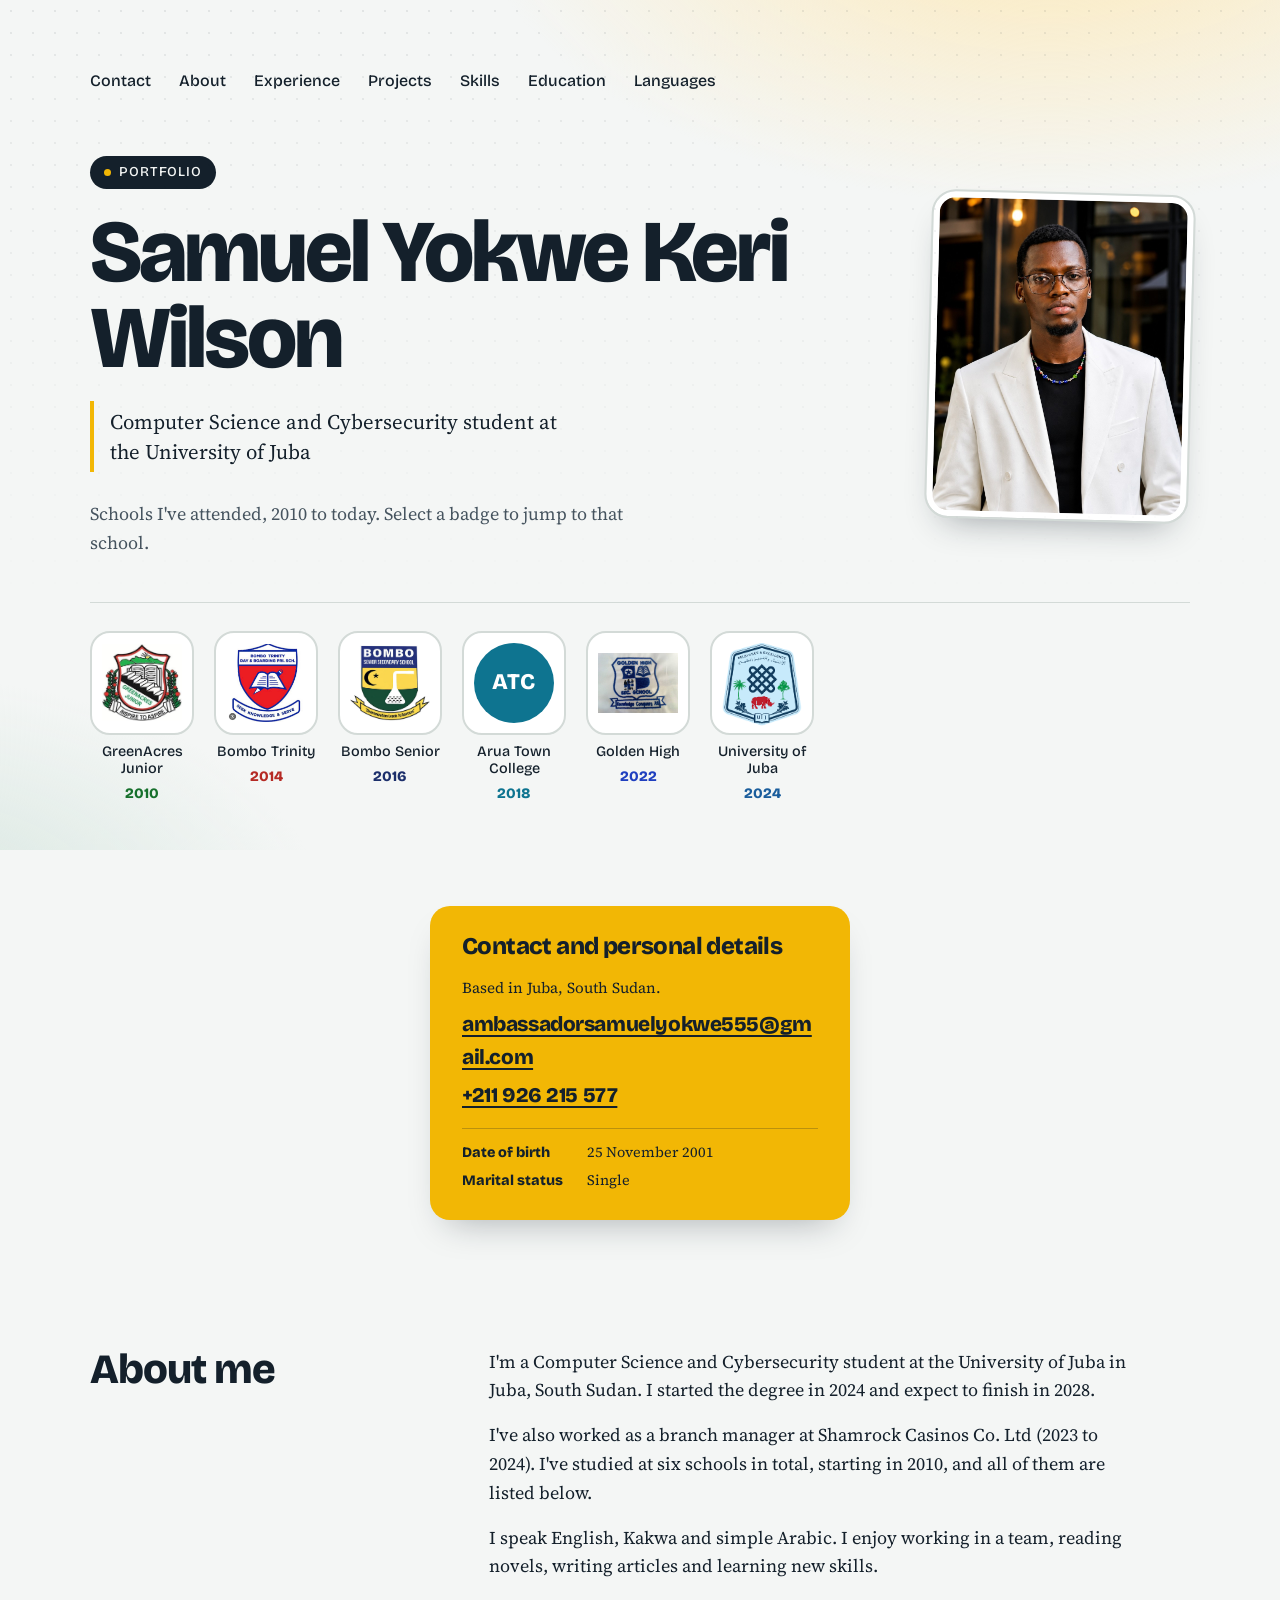
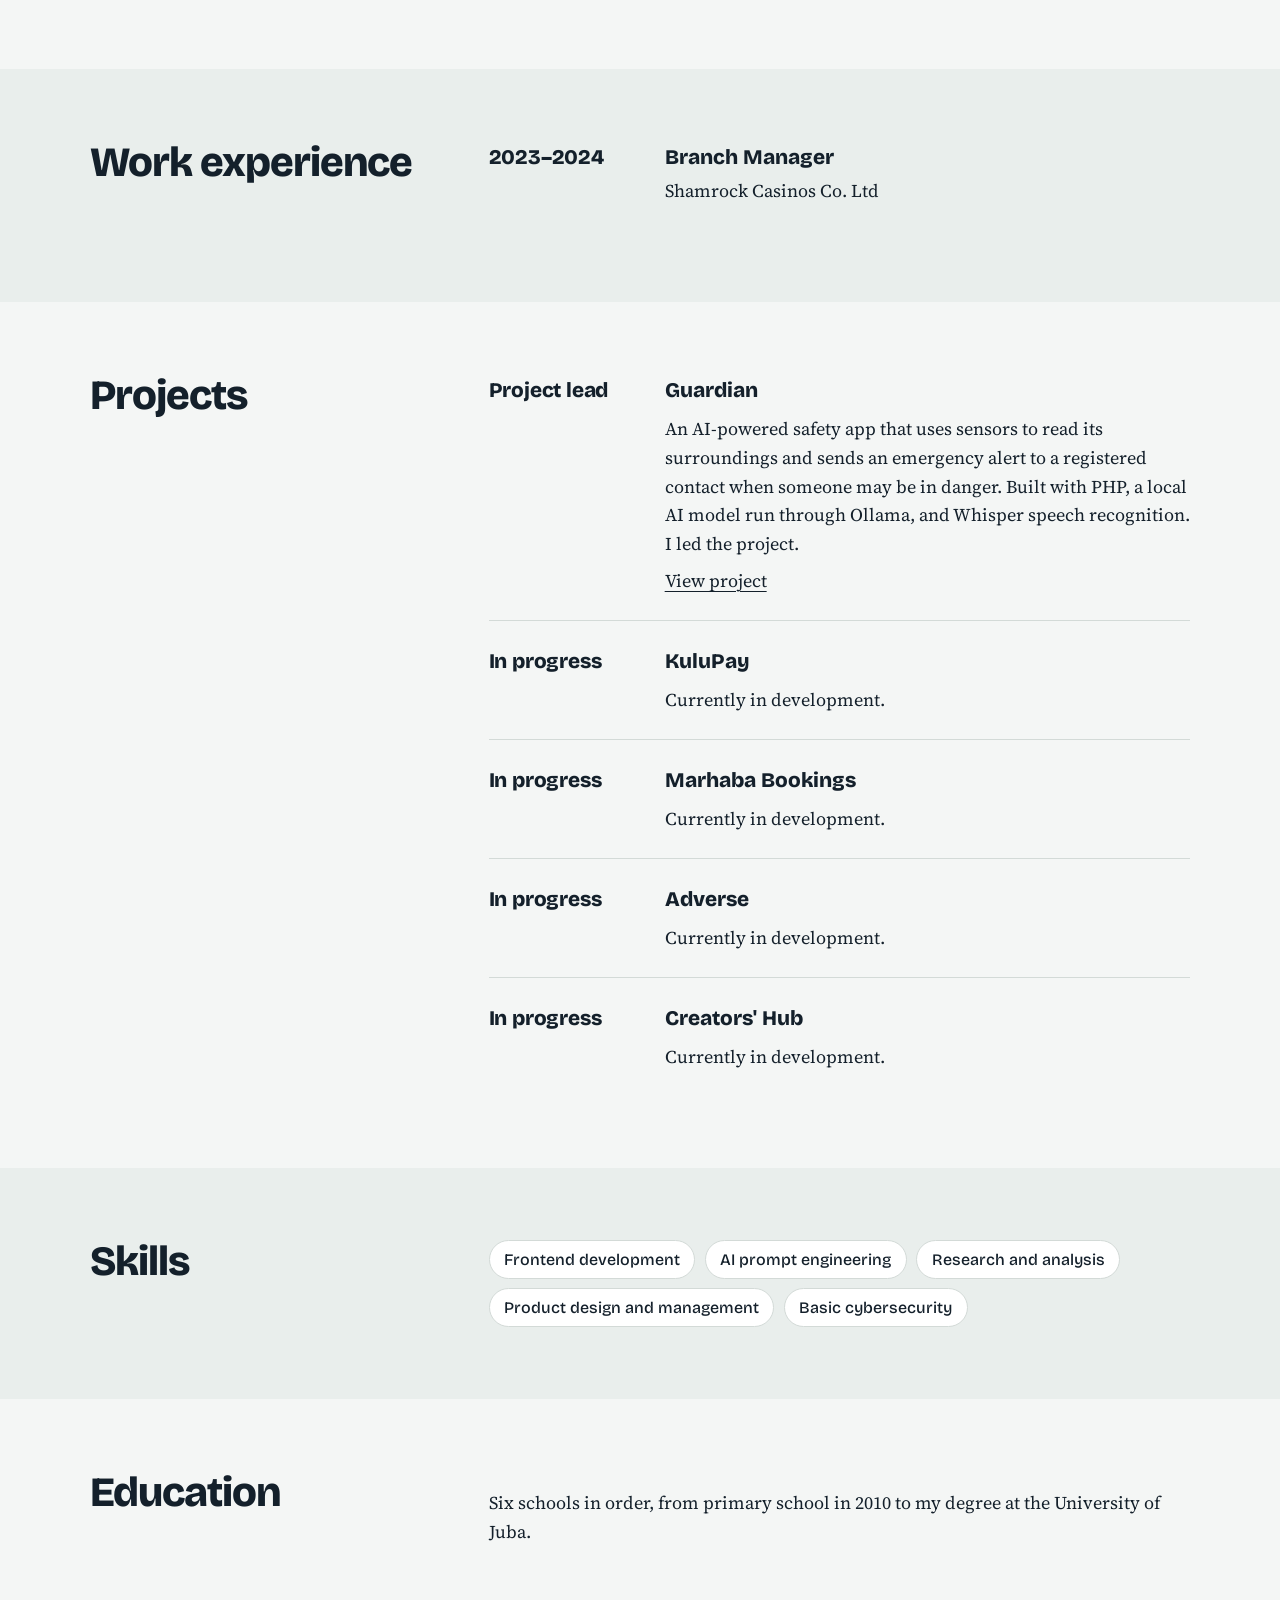
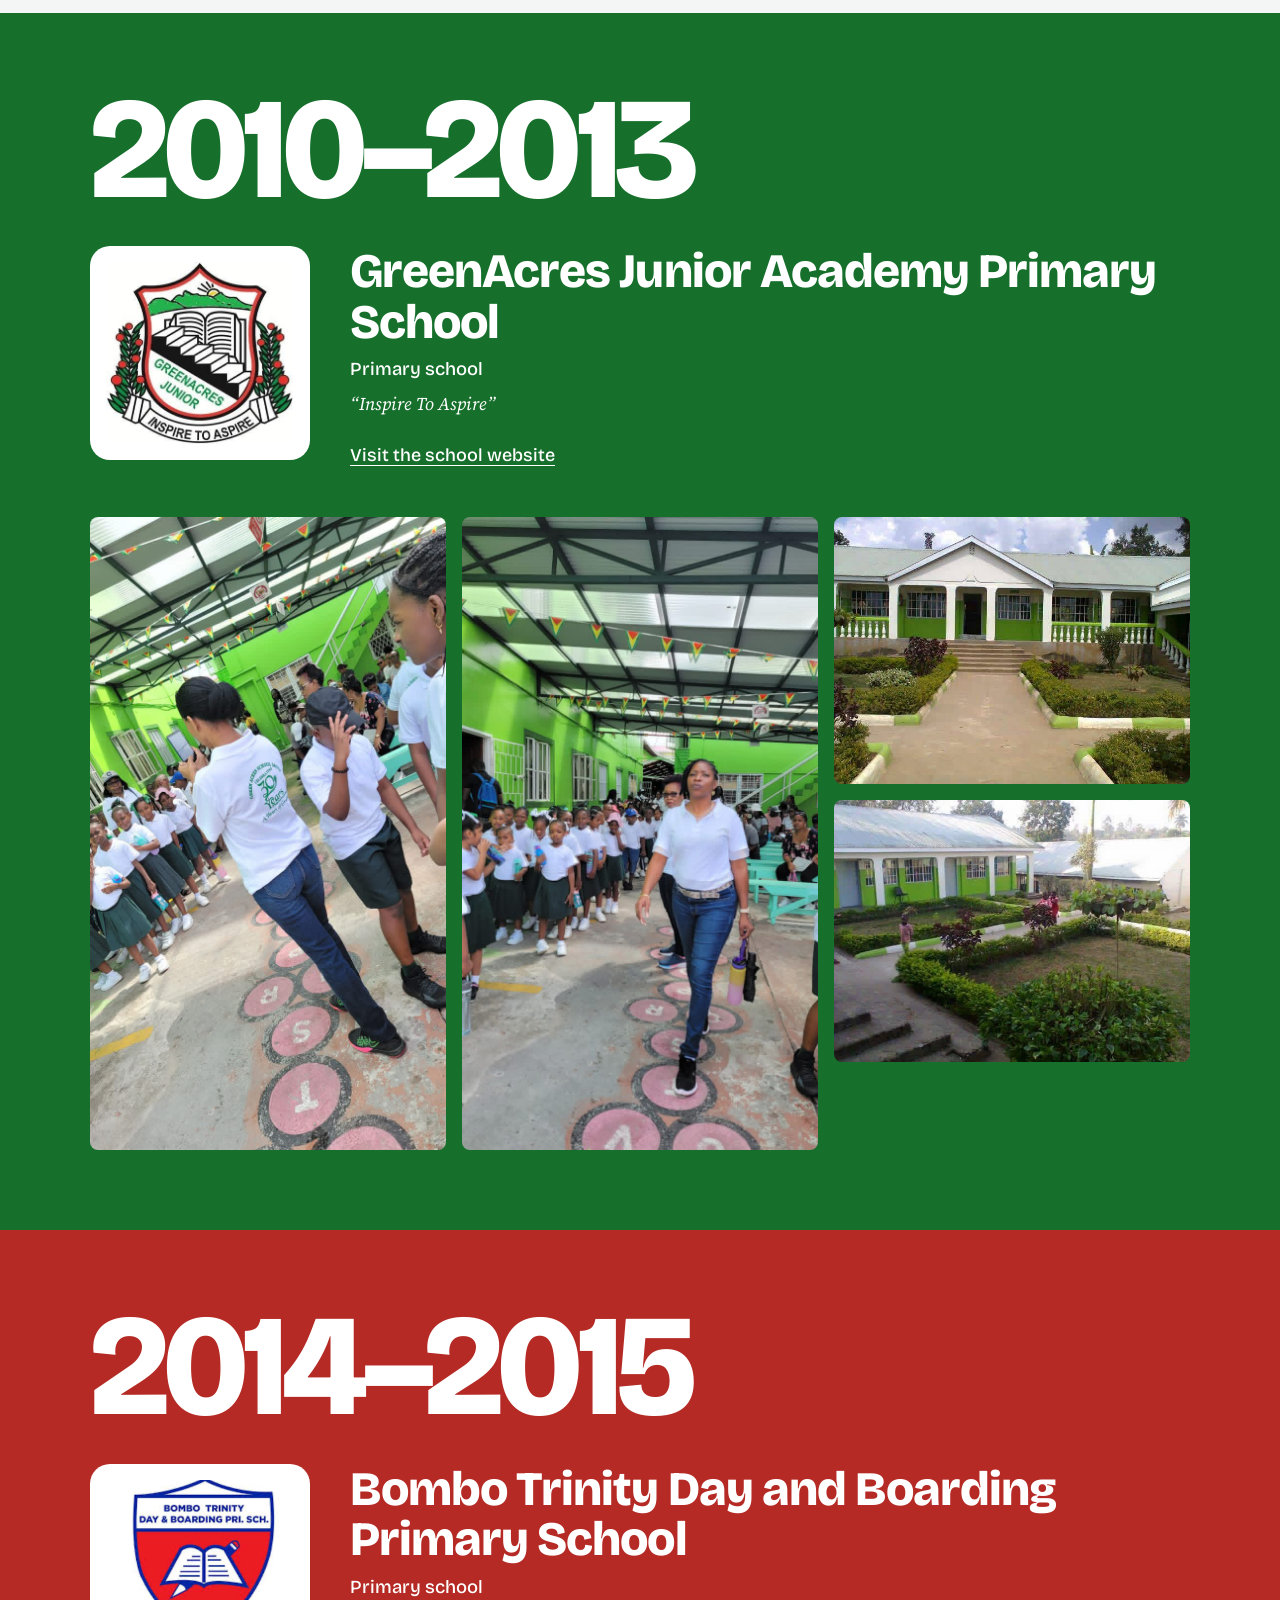
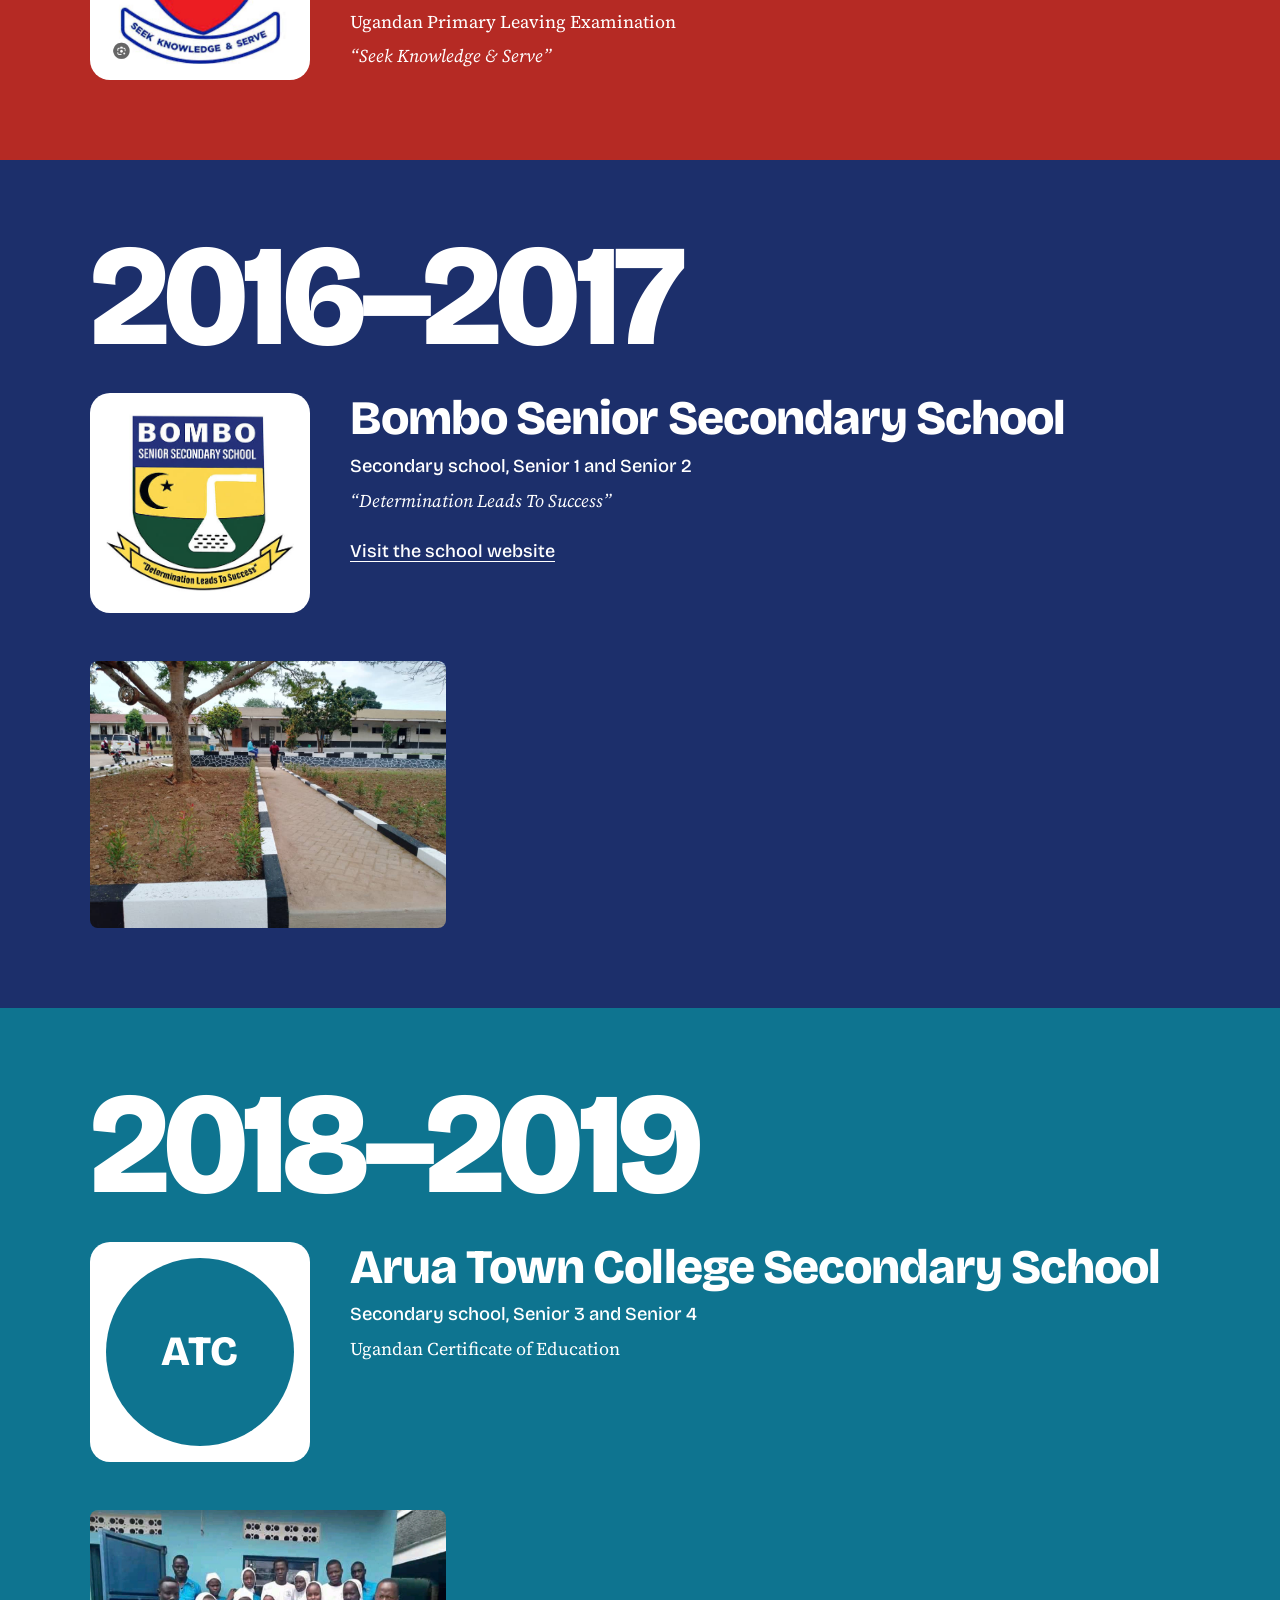
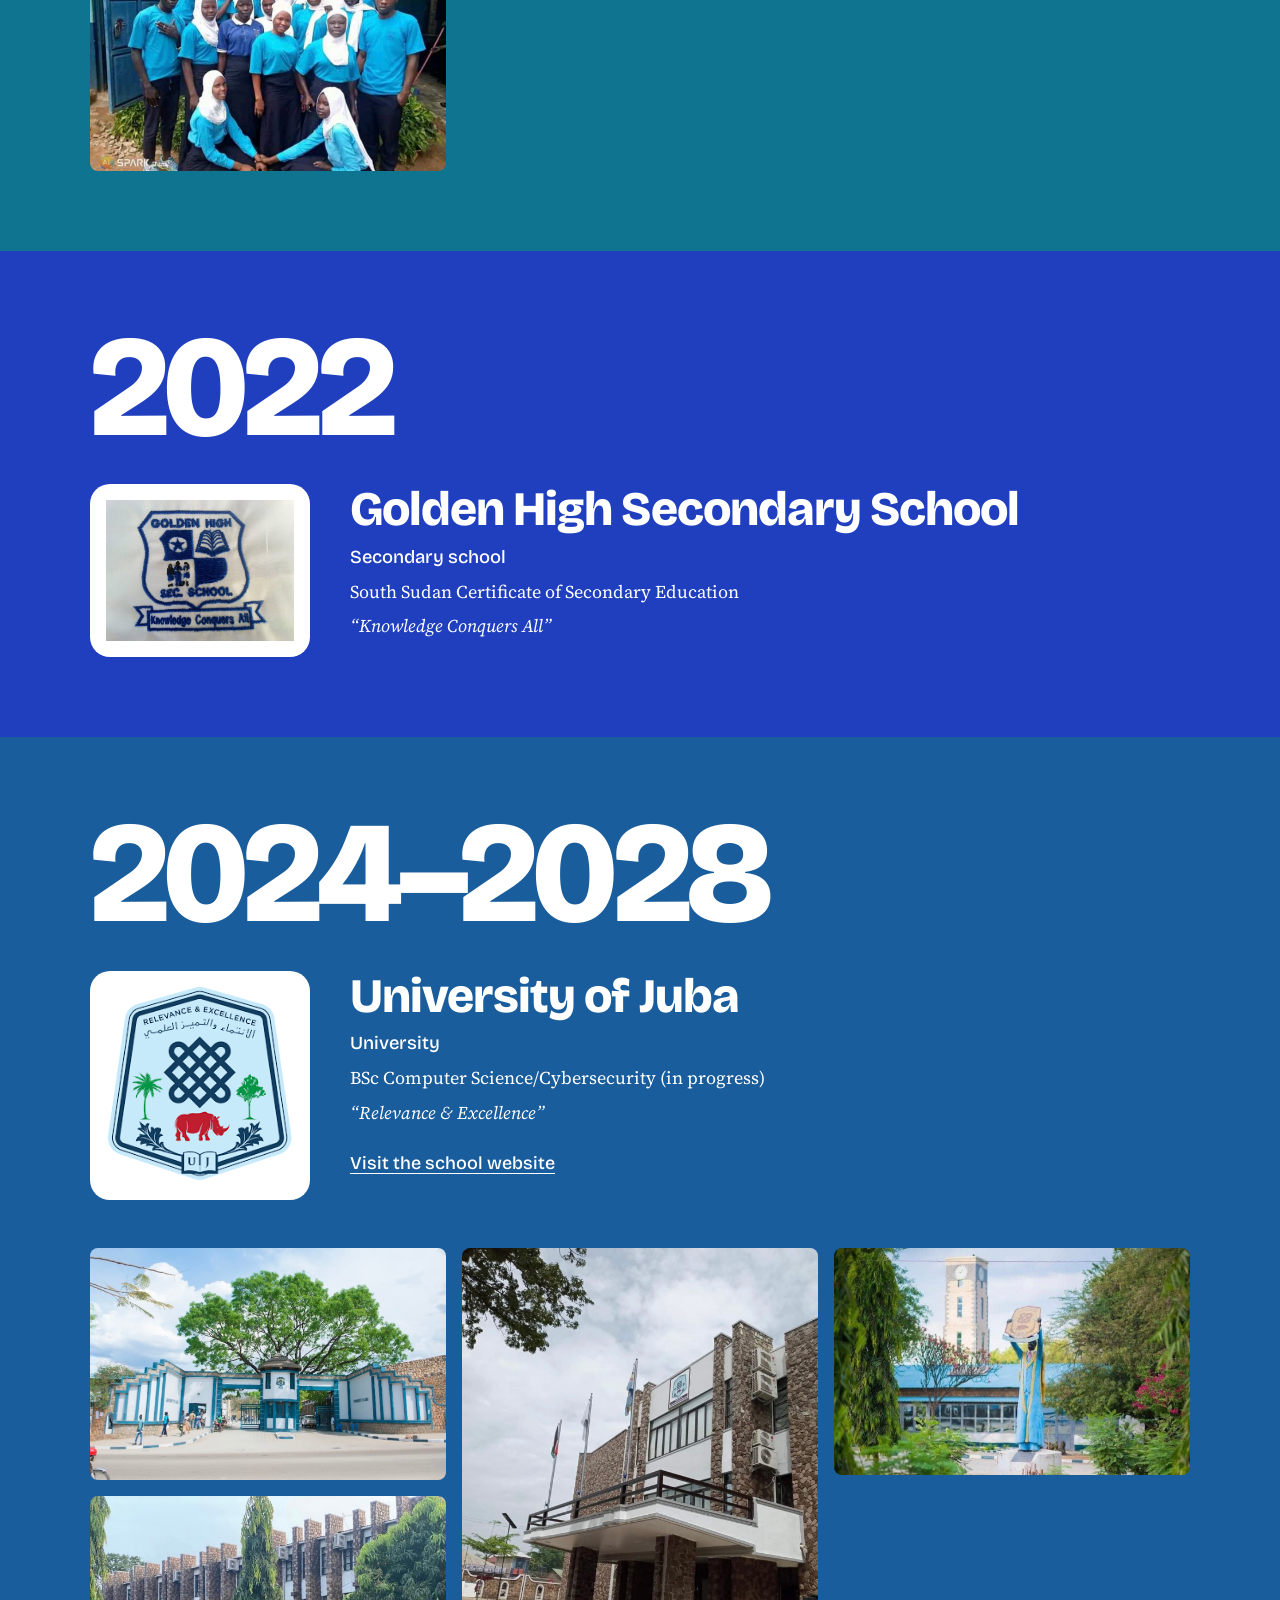
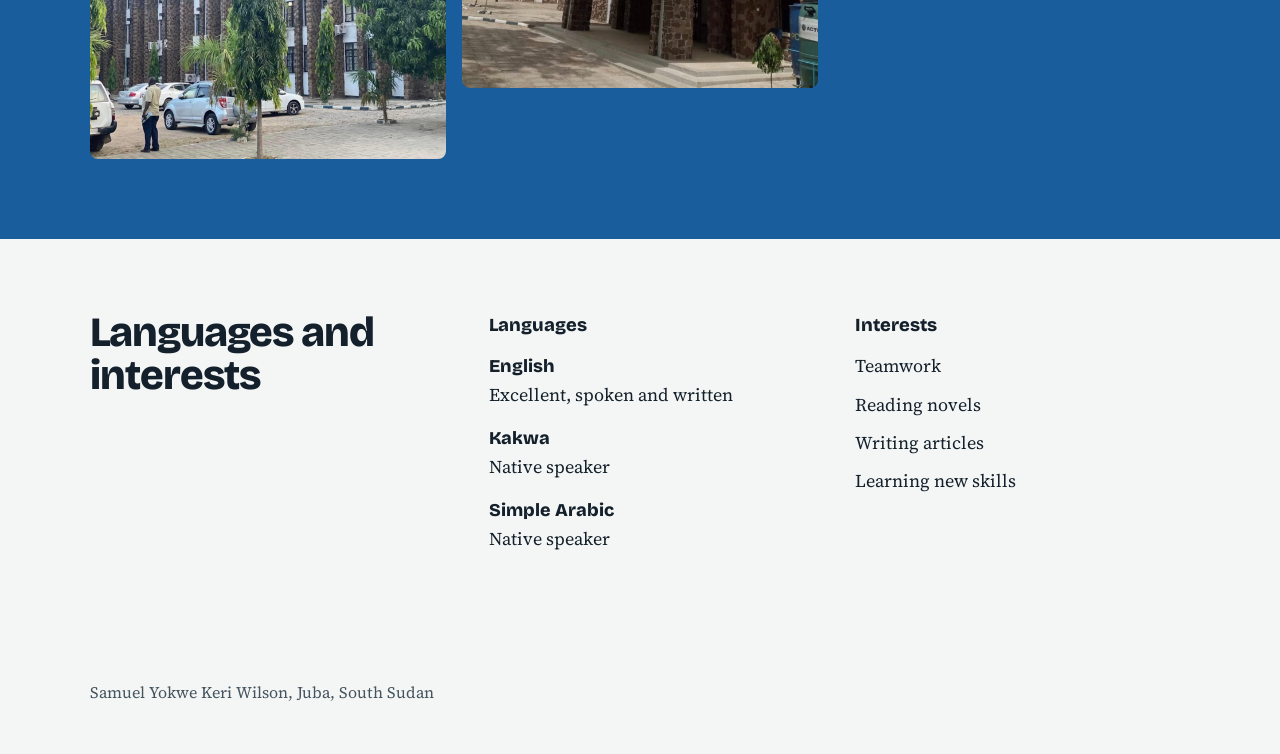
<file: index.html>
<!doctype html>
<html lang="en">
<head>
  <meta charset="utf-8">
  <meta name="viewport" content="width=device-width, initial-scale=1">
  <title>Samuel Yokwe – Computer Science and Cybersecurity student, Juba</title>
  <meta name="description" content="Portfolio of Samuel Yokwe Keri Wilson: Computer Science and Cybersecurity student at the University of Juba, with work experience, languages and every school attended since 2010.">
  <link rel="preconnect" href="https://fonts.googleapis.com">
  <link rel="preconnect" href="https://fonts.gstatic.com" crossorigin>
  <link href="https://fonts.googleapis.com/css2?family=Bricolage+Grotesque:opsz,wght@12..96,500;12..96,800&family=Source+Serif+4:ital,wght@0,400;0,600;1,400&display=swap" rel="stylesheet">
  <link rel="stylesheet" href="assets/style.css">
</head>
<body>
  <header class="hero">
    <div class="hero__inner">
      <nav class="topnav" aria-label="Sections">
        <a href="#contact">Contact</a>
        <a href="#about">About</a>
        <a href="#experience">Experience</a>
        <a href="#projects" id="nav-projects" hidden>Projects</a>
        <a href="#skills" id="nav-skills" hidden>Skills</a>
        <a href="#education">Education</a>
        <a href="#languages">Languages</a>
      </nav>
      <div class="hero__grid">
        <div class="hero__text">
          <p class="hero__eyebrow">Portfolio</p>
          <h1 id="name">Samuel Yokwe</h1>
          <p class="hero__title" id="title"></p>
          <p class="hero__lede">Schools I've attended, 2010 to today. Select a badge to jump to that school.</p>
        </div>
        <div class="hero__photo" id="hero-photo" hidden>
          <img id="hero-photo-img" alt="">
        </div>
      </div>
      <nav class="badges" id="badges" aria-label="Schools"></nav>
    </div>
  </header>

  <main>
    <p class="status" id="status">Loading…</p>

    <section class="block block--contact" id="contact" hidden>
      <div class="block__inner">
        <h2 class="block__title">Contact and personal details</h2>
        <div class="block__body">
          <p id="contact-location"></p>
          <a class="contact__mail" id="contact-mail" href="#"></a>
          <a class="contact__phone" id="contact-phone" href="#" hidden></a>
          <dl class="details" id="contact-details" hidden></dl>
        </div>
      </div>
    </section>

    <section class="block" id="about" hidden>
      <div class="block__inner">
        <h2 class="block__title">About me</h2>
        <div class="block__body prose" id="about-body"></div>
      </div>
    </section>

    <section class="block block--tint" id="experience" hidden>
      <div class="block__inner">
        <h2 class="block__title">Work experience</h2>
        <div class="block__body" id="experience-body"></div>
      </div>
    </section>

    <section class="block" id="projects" hidden>
      <div class="block__inner">
        <h2 class="block__title">Projects</h2>
        <div class="block__body" id="projects-body"></div>
      </div>
    </section>

    <section class="block block--tint" id="skills" hidden>
      <div class="block__inner">
        <h2 class="block__title">Skills</h2>
        <div class="block__body" id="skills-body"></div>
      </div>
    </section>

    <section id="education" hidden>
      <div class="block block--intro">
        <div class="block__inner">
          <h2 class="block__title">Education</h2>
          <p class="block__body">Six schools in order, from primary school in 2010 to my degree at the University of Juba.</p>
        </div>
      </div>
      <div id="schools"></div>
    </section>

    <section class="block" id="languages" hidden>
      <div class="block__inner">
        <h2 class="block__title">Languages and interests</h2>
        <div class="block__body two-col">
          <div>
            <h3>Languages</h3>
            <dl class="langs" id="languages-body"></dl>
          </div>
          <div>
            <h3>Interests</h3>
            <ul class="interests" id="interests-body"></ul>
          </div>
        </div>
      </div>
    </section>

  </main>

  <footer class="footer">
    <p id="footer-name"></p>
  </footer>

  <dialog class="lightbox" id="lightbox" aria-label="Photo viewer">
    <button class="lightbox__close" type="button" id="lb-close" aria-label="Close photo">Close</button>
    <button class="lightbox__nav lightbox__prev" type="button" id="lb-prev" aria-label="Previous photo">Previous</button>
    <figure>
      <img id="lb-img" alt="">
      <figcaption id="lb-cap"></figcaption>
    </figure>
    <button class="lightbox__nav lightbox__next" type="button" id="lb-next" aria-label="Next photo">Next</button>
  </dialog>

  <script src="assets/app.js"></script>
</body>
</html>
</file>
<file: assets/style.css>
:root {
  --ink: #14202b;
  --paper: #f4f6f5;
  --line: #d3dad7;
  --plate: #ffffff;
  --display: "Bricolage Grotesque", "Helvetica Neue", Arial, sans-serif;
  --text: "Source Serif 4", Georgia, "Times New Roman", serif;
}

* { box-sizing: border-box; }

html { scroll-behavior: smooth; }

body {
  margin: 0;
  background: var(--paper);
  color: var(--ink);
  font-family: var(--text);
  font-size: 1.125rem;
  line-height: 1.6;
}

img { display: block; max-width: 100%; }

a { color: inherit; }

:focus-visible {
  outline: 3px solid #f2b705;
  outline-offset: 3px;
}

/* ---------- Hero ---------- */

.hero {
  position: relative;
  padding: 4rem 1.5rem 3rem;
  overflow: hidden;
  background:
    radial-gradient(60rem 32rem at 82% -12%, #fde9b8 0%, rgba(253, 233, 184, 0) 60%),
    radial-gradient(46rem 26rem at -8% 108%, #d6e6df 0%, rgba(214, 230, 223, 0) 58%),
    var(--paper);
}

.hero::after {
  content: "";
  position: absolute;
  inset: 0;
  background-image: radial-gradient(rgba(20, 32, 43, 0.08) 1.4px, transparent 1.4px);
  background-size: 22px 22px;
  -webkit-mask-image: linear-gradient(to bottom, black, transparent 72%);
  mask-image: linear-gradient(to bottom, black, transparent 72%);
  pointer-events: none;
}

.hero__inner { position: relative; max-width: 1100px; margin: 0 auto; }

.hero__grid {
  display: grid;
  grid-template-columns: 1fr auto;
  gap: 2.5rem;
  align-items: center;
}

.hero__eyebrow {
  display: inline-flex;
  align-items: center;
  gap: 0.5rem;
  margin: 0 0 1.25rem;
  padding: 0.35rem 0.9rem;
  background: var(--ink);
  color: var(--paper);
  border-radius: 999px;
  font-family: var(--display);
  font-weight: 500;
  font-size: 0.85rem;
  letter-spacing: 0.06em;
  text-transform: uppercase;
}

.hero__eyebrow::before {
  content: "";
  width: 7px;
  height: 7px;
  border-radius: 50%;
  background: #f2b705;
}

.hero h1 {
  margin: 0;
  font-family: var(--display);
  font-weight: 800;
  font-size: clamp(2.6rem, 7vw, 5.5rem);
  line-height: 0.98;
  letter-spacing: -0.035em;
}

.hero__title {
  display: inline-block;
  margin: 1.25rem 0 0;
  padding: 0.4rem 0 0.4rem 1rem;
  border-left: 4px solid #f2b705;
  max-width: 30rem;
  font-size: 1.3rem;
  line-height: 1.4;
}

.hero__lede {
  margin: 1.75rem 0 0;
  max-width: 34rem;
  color: #46545f;
}

.hero__photo {
  justify-self: end;
  width: clamp(160px, 22vw, 260px);
  aspect-ratio: 4 / 5;
  border-radius: 22px;
  overflow: hidden;
  background: var(--plate);
  border: 6px solid var(--plate);
  outline: 2px solid var(--line);
  box-shadow: 0 18px 36px -18px rgba(20, 32, 43, 0.45);
  transform: rotate(1.5deg);
}

.hero__photo img {
  width: 100%;
  height: 100%;
  object-fit: cover;
}

.badges {
  display: flex;
  flex-wrap: wrap;
  gap: 1rem 1.25rem;
  margin-top: 2.75rem;
  padding-top: 1.75rem;
  border-top: 1px solid var(--line);
}

.badge-link {
  display: flex;
  flex-direction: column;
  align-items: center;
  gap: 0.5rem;
  width: 104px;
  text-decoration: none;
  font-family: var(--display);
  font-weight: 500;
  font-size: 0.9rem;
  line-height: 1.2;
  text-align: center;
}

.badge-link__plate {
  display: grid;
  place-items: center;
  width: 104px;
  height: 104px;
  padding: 10px;
  background: var(--plate);
  border: 2px solid var(--line);
  border-radius: 20px;
  transition: border-color 0.15s, transform 0.15s;
}

.badge-link:hover .badge-link__plate { border-color: var(--accent); transform: translateY(-3px); }

.badge-link__plate img { max-height: 100%; object-fit: contain; }

.badge-link__year { font-weight: 800; color: var(--accent); }

.initials {
  display: grid;
  place-items: center;
  width: 100%;
  aspect-ratio: 1;
  border-radius: 50%;
  background: var(--accent);
  color: #fff;
  font-family: var(--display);
  font-weight: 800;
  letter-spacing: 0.02em;
}

.badge-link .initials { font-size: 1.4rem; }

/* ---------- School sections ---------- */

.school {
  background: var(--accent);
  color: #fff;
  padding: 4.5rem 1.5rem 5rem;
  scroll-margin-top: 0;
}

.school__inner { max-width: 1100px; margin: 0 auto; }

.school__years {
  margin: 0 0 2rem;
  font-family: var(--display);
  font-weight: 800;
  font-size: clamp(3.5rem, 12vw, 9rem);
  line-height: 0.9;
  letter-spacing: -0.04em;
}

.school__head {
  display: grid;
  grid-template-columns: 220px 1fr;
  gap: 2.5rem;
  align-items: start;
}

.plate {
  background: var(--plate);
  border-radius: 20px;
  padding: 16px;
  color: var(--accent);
}

.plate img {
  width: 100%;
  max-height: 260px;
  object-fit: contain;
}

.plate .initials { font-size: 2.6rem; }

.school h2 {
  margin: 0 0 0.5rem;
  font-family: var(--display);
  font-weight: 800;
  font-size: clamp(1.8rem, 4vw, 3rem);
  line-height: 1.05;
  letter-spacing: -0.02em;
}

.school__text p { margin: 0.35rem 0; max-width: 40rem; }

.school__level { font-family: var(--display); font-weight: 500; font-size: 1.15rem; }

.school__motto { font-style: italic; }

.school__link {
  display: inline-block;
  margin-top: 1rem;
  font-family: var(--display);
  font-weight: 500;
  text-underline-offset: 4px;
}

/* ---------- Gallery ---------- */

.gallery {
  margin-top: 3rem;
  column-count: 1;
  column-gap: 1rem;
}

@media (min-width: 560px) { .gallery { column-count: 2; } }
@media (min-width: 900px) { .gallery { column-count: 3; } }

.gallery__item {
  display: block;
  width: 100%;
  margin: 0 0 1rem;
  padding: 0;
  border: 0;
  border-radius: 8px;
  overflow: hidden;
  background: rgba(255, 255, 255, 0.15);
  cursor: zoom-in;
  break-inside: avoid;
}

.gallery__item img { width: 100%; height: auto; }

.gallery__item:hover img { filter: brightness(1.06); }

/* ---------- Footer, status ---------- */

.status { padding: 3rem 1.5rem; max-width: 1100px; margin: 0 auto; }

.footer { padding: 2.5rem 1.5rem 3rem; }

.footer p { max-width: 1100px; margin: 0 auto; font-size: 1rem; color: #46545f; }

/* ---------- Lightbox ---------- */

.lightbox {
  width: 100vw;
  max-width: 100vw;
  height: 100vh;
  max-height: 100vh;
  margin: 0;
  padding: 0;
  border: 0;
  background: rgba(10, 16, 22, 0.94);
  color: #fff;
}

.lightbox:not([open]) { display: none; }

.lightbox[open] {
  display: grid;
  grid-template-columns: auto 1fr auto;
  align-items: center;
  gap: 1rem;
  padding: 3.5rem 1rem 1.5rem;
}

.lightbox figure { margin: 0; display: grid; justify-items: center; gap: 0.75rem; min-width: 0; }

.lightbox img { max-height: calc(100vh - 9rem); width: auto; max-width: 100%; border-radius: 6px; }

.lightbox figcaption { font-size: 1rem; text-align: center; max-width: 40rem; }

.lightbox button {
  font-family: var(--display);
  font-weight: 500;
  font-size: 1rem;
  color: #fff;
  background: rgba(255, 255, 255, 0.14);
  border: 1px solid rgba(255, 255, 255, 0.4);
  border-radius: 999px;
  padding: 0.6rem 1.1rem;
  cursor: pointer;
}

.lightbox button:hover { background: rgba(255, 255, 255, 0.28); }

.lightbox__close { position: absolute; top: 1rem; right: 1rem; }

.lightbox__nav[hidden] { visibility: hidden; display: block; }

/* ---------- Small screens ---------- */

@media (prefers-reduced-motion: reduce) {
  html { scroll-behavior: auto; }
  .badge-link__plate { transition: none; }
}


/* ---------- Personal portfolio sections ---------- */

.topnav {
  display: flex;
  flex-wrap: wrap;
  gap: 0.5rem 1.75rem;
  margin: 0 0 3.5rem;
  font-family: var(--display);
  font-weight: 500;
  font-size: 1rem;
}

.topnav a { text-decoration: none; padding: 0.25rem 0; border-bottom: 2px solid transparent; }
.topnav a:hover { border-bottom-color: var(--ink); }

[hidden] { display: none !important; }

.block { padding: 4.5rem 1.5rem; }

.block--tint { background: #e9eeec; }

.block--intro { padding-bottom: 3rem; }

.block__inner {
  max-width: 1100px;
  margin: 0 auto;
  display: grid;
  grid-template-columns: minmax(180px, 1fr) 2fr;
  gap: 1.5rem 3rem;
  align-items: start;
}

.block__title {
  margin: 0;
  font-family: var(--display);
  font-weight: 800;
  font-size: clamp(1.8rem, 4vw, 2.6rem);
  line-height: 1.05;
  letter-spacing: -0.025em;
}

.block__body { min-width: 0; }

.block__body > p:first-child { margin-top: 0; }

.prose p { margin: 0 0 1rem; max-width: 40rem; }

.block h3 {
  margin: 0 0 0.75rem;
  font-family: var(--display);
  font-weight: 800;
  font-size: 1.15rem;
}

.two-col { display: grid; grid-template-columns: 1fr 1fr; gap: 2rem; }

.entry {
  display: grid;
  grid-template-columns: 9rem 1fr;
  gap: 1rem 2rem;
  padding: 0 0 1.5rem;
}

.entry + .entry { padding-top: 1.5rem; border-top: 1px solid var(--line); }

.entry__years { margin: 0; font-family: var(--display); font-weight: 800; font-size: 1.3rem; letter-spacing: -0.01em; }

.entry__role { margin: 0; font-family: var(--display); font-weight: 800; font-size: 1.3rem; }

.entry__org { margin: 0.15rem 0 0; }

.entry__text { margin: 0.5rem 0 0; max-width: 38rem; }

.entry__link { display: inline-block; margin-top: 0.5rem; text-underline-offset: 4px; }

.langs { margin: 0; }
.langs dt { font-family: var(--display); font-weight: 800; }
.langs dd { margin: 0 0 0.9rem; }

.interests { margin: 0; padding: 0; list-style: none; }
.interests li { margin: 0 0 0.6rem; }

.chips { display: flex; flex-wrap: wrap; gap: 0.6rem; margin: 0; padding: 0; list-style: none; }
.chips li { padding: 0.35rem 0.9rem; background: var(--plate); border: 1px solid var(--line); border-radius: 999px; font-family: var(--display); font-weight: 500; font-size: 1rem; }

.block--contact {
  background: var(--paper);
  padding: 3.5rem 1.5rem;
}

.block--contact .block__inner {
  display: block;
  max-width: 420px;
  margin: 0 auto;
  background: #f2b705;
  color: var(--ink);
  border-radius: 20px;
  padding: 1.75rem 2rem;
  box-shadow: 0 18px 36px -18px rgba(20, 32, 43, 0.35);
}

.block--contact .block__title {
  margin: 0 0 1rem;
  font-size: clamp(1.25rem, 2.4vw, 1.5rem);
}

.block--contact .block__body p { margin: 0 0 0.5rem; font-size: 0.95rem; }

.contact__mail {
  font-family: var(--display);
  font-weight: 800;
  font-size: clamp(1rem, 2.2vw, 1.3rem);
  letter-spacing: -0.02em;
  overflow-wrap: anywhere;
  text-underline-offset: 4px;
}

.contact__mail, .contact__phone { display: block; }

.contact__phone {
  margin-top: 0.25rem;
  font-family: var(--display);
  font-weight: 800;
  font-size: clamp(1rem, 2.2vw, 1.3rem);
  letter-spacing: -0.02em;
  text-underline-offset: 4px;
}

.details {
  display: grid;
  grid-template-columns: max-content 1fr;
  gap: 0.3rem 1.5rem;
  margin: 1rem 0 0;
  padding-top: 0.75rem;
  border-top: 1px solid rgba(20, 32, 43, 0.25);
  font-size: 0.9rem;
}

.details dt { font-family: var(--display); font-weight: 800; }
.details dd { margin: 0; }

@media (max-width: 720px) {
  .hero { padding-top: 2.5rem; }
  .hero__grid { grid-template-columns: 1fr; gap: 1.75rem; }
  .hero__photo { justify-self: start; width: clamp(140px, 42vw, 200px); transform: rotate(1deg); }
  .school { padding: 3rem 1.25rem 3.5rem; }
  .school__head { grid-template-columns: 1fr; gap: 1.5rem; }
  .plate { max-width: 200px; }
  .lightbox[open] { grid-template-columns: 1fr; grid-template-rows: 1fr auto; padding: 3.5rem 0.75rem 1rem; }
  .lightbox__nav { justify-self: center; }
  .lightbox__prev { grid-row: 2; justify-self: start; }
  .lightbox__next { grid-row: 2; grid-column: 1; justify-self: end; }
  .block { padding: 3rem 1.25rem; }
  .block__inner { grid-template-columns: 1fr; }
  .two-col { grid-template-columns: 1fr; }
  .entry { grid-template-columns: 1fr; gap: 0.25rem; }
  .topnav { margin-bottom: 2.5rem; }
}
</file>
